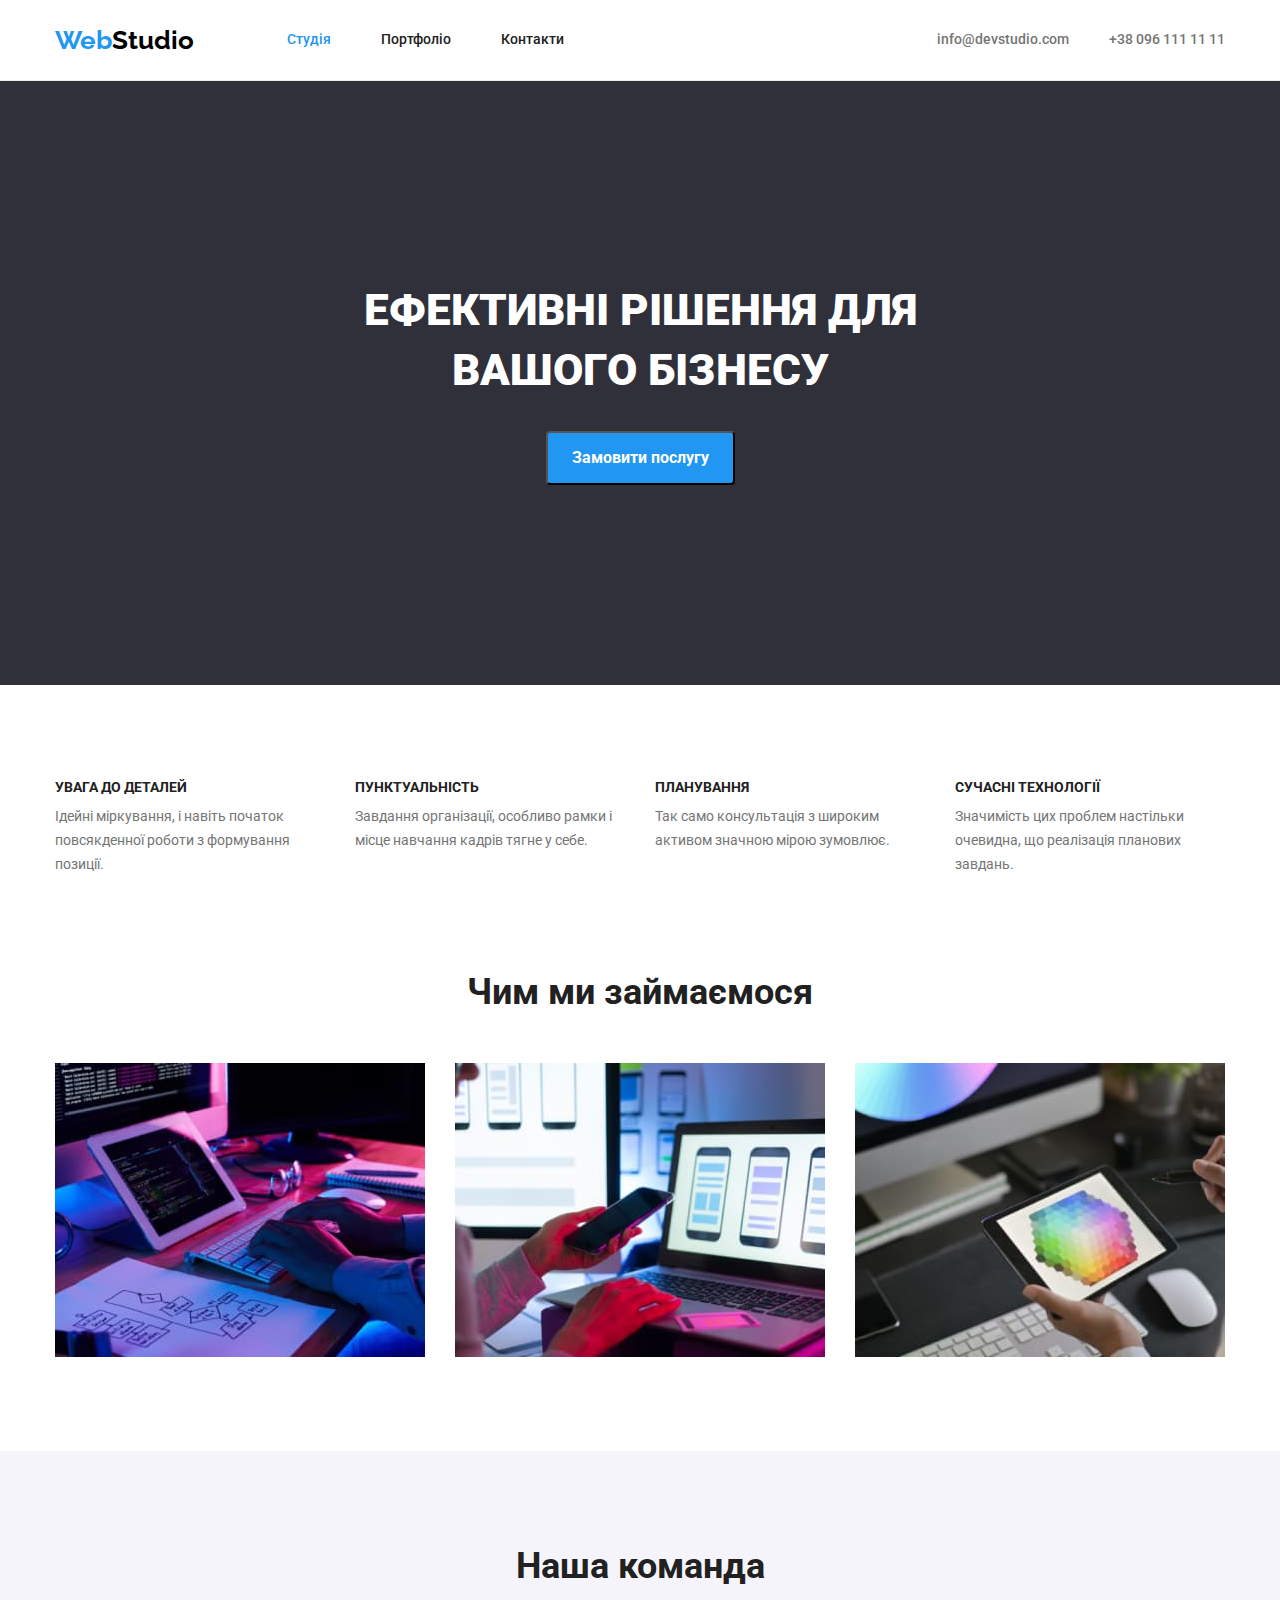
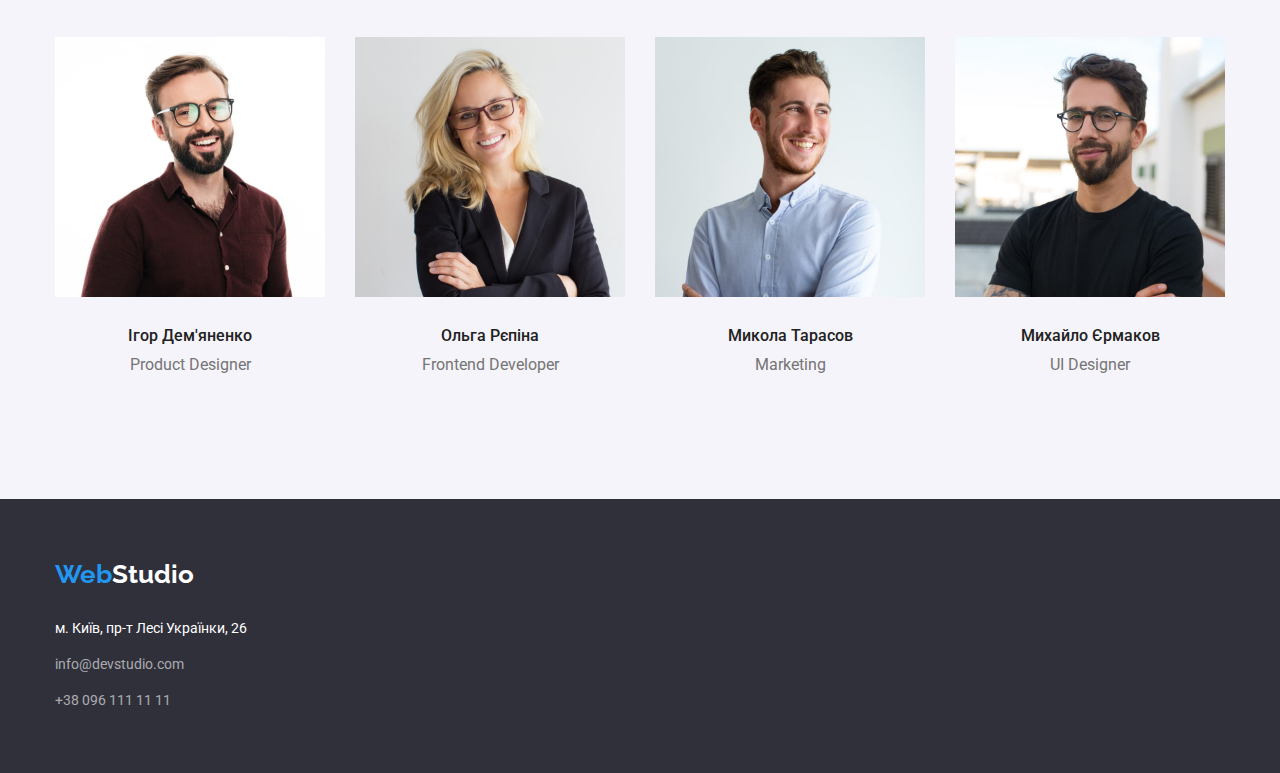
<file: index.html>
<!DOCTYPE html>
<html lang="uk">
  <head>
    <meta charset="UTF-8" />
    <meta http-equiv="X-UA-Compatible" content="IE=edge" />
    <meta name="viewport" content="width=<device-width>, initial-scale=1.0" />
    <title>Document</title>
    <link
      rel="stylesheet"
      href="https://fonts.googleapis.com/css2?family=Raleway:wght@700&family=Roboto:wght@400;500;700;900&display=swap"
    />
    <link
      rel="stylesheet"
      href="https://cdnjs.cloudflare.com/ajax/libs/modern-normalize/1.1.0/modern-normalize.min.css"
    />
    <link rel="stylesheet" href="./css/style.css" />
  </head>
  
    <body>
      <!-- Шапка -->
      <header class="header">
        <div class="container header-container">
          <a href="./index.html" class="logo"
            ><span class="head-accent">Web</span>Studio</a>

          <nav>
            <ul class="navigation">
              <li class="item">
                <a href="./index.html" class="link-nav active">Студія</a>
              </li>
              <li class="item">
                <a href="./portfolio.html" class="link-nav">Портфоліо</a>
              </li>
              <li class="item"><a href="" class="link-nav">Контакти</a></li>
            </ul>
          </nav>

          <ul class="contact">
            <li class="item">
              <a href="mailto:info@devstudio.com" class="link-cont"
                >info@devstudio.com</a
              >
            </li>
            <li class="item">
              <a href="tel:+380961111111" class="link-cont">+38 096 111 11 11</a>
            </li>
          </ul>
        </div>
      </header>

      <main>
        <!-- Герой -->
        <section class="hero">
          <div class="container">
            <h1 class="title-hero">ЕФЕКТИВНІ РІШЕННЯ ДЛЯ ВАШОГО БІЗНЕСУ</h1>
            <button class="button hero" type="button">Замовити послугу</button>
          </div>
        </section> 

        <!-- Особливості -->
        <section class="feature">
          <div class="container">          
            <h2 class="hiding">Особливості</h2>
            <!-- сховано -->

            <ul class="features">
              <li class="section">
                <h3 class="features-title">УВАГА ДО ДЕТАЛЕЙ</h3>
                <p class="features-description">
                  Ідейні міркування, і навіть початок повсякденної роботи з
                  формування позиції.
                </p>
              </li>
              <li class="section">
                <h3 class="features-title">ПУНКТУАЛЬНІСТЬ</h3>
                <p class="features-description">
                  Завдання організації, особливо рамки і місце навчання кадрів
                  тягне у себе.
                </p>
              </li>
              <li class="section">
                <h3 class="features-title">ПЛАНУВАННЯ</h3>
                <p class="features-description">
                  Так само консультація з широким активом значною мірою зумовлює.
                </p>
              </li>
              <li class="section">
                <h3 class="features-title">СУЧАСНІ ТЕХНОЛОГІЇ</h3>
                <p class="features-description">
                  Значимість цих проблем настільки очевидна, що реалізація
                  планових завдань.
                </p>
              </li>
            </ul>
          </div>
        </section>

        <!-- Зайнятість -->
        <section class="examples">
          <div class="container">
            <h2 class="business-title">Чим ми займаємося</h2>

            <ul class="business">
              <li class="section">
                <img src="./images/box1.jpg" alt="Кодинг" width="370" />
              </li>
              <li class="section">
                <img src="./images/box2.jpg" alt="Дизайн" width="370" />
              </li>
              <li class="section">
                <img src="./images/box3.jpg" alt="Палітра" width="370" />
              </li>
            </ul>
          </div>
        </section>

        <!-- Команда -->
        <section class="team">
          <div class="container">
            <h2 class="business-title">Наша команда</h2>

            <ul class="cards">
              <li class="section">
                <img src="./images/tcard1.jpg" alt="Фото" width="270" />
                <div class="team-card">
                  <h3 class="team-name">Ігор Дем'яненко</h3>
                  <p class="team-description">Product Designer</p>
                </div>
              </li>
              <li class="section">
                <img src="./images/tcard2.jpg" alt="Фото" width="270" />
                <div class="team-card">
                  <h3 class="team-name">Ольга Рєпіна</h3>
                  <p class="team-description">Frontend Developer</p>
               </div>
              </li>
              <li class="section">
                <img src="./images/tcard3.jpg" alt="Фото" width="270" />
                <div class="team-card">
                  <h3 class="team-name">Микола Тарасов</h3>
                  <p class="team-description">Marketing</p>
                </div>
              </li>
              <li class="section">
                <img src="./images/tcard4.jpg" alt="Фото" width="270" />
                <div class="team-card">
                  <h3 class="team-name">Михайло Єрмаков</h3>
                  <p class="team-description">UI Designer</p>
                </div>
              </li>
            </ul>
          </div>
        </section>
      </main>

      <!-- Футер -->
      <footer class="footer">
        <div class="container">
          <a href="./index.html" class="logo footer-logo"
            ><span class="head-accent">Web</span>Studio</a>
          <address class="home">
            м. Київ, пр-т Лесі Українки, 26
            <a href="mailto:info@devstudio.com" class="footer-cont footmail"
              >info@devstudio.com</a>
            <a href="tel:+380961111111" class="footer-cont">+38 096 111 11 11</a>
          </address>
        </div>
      </footer>
    </body>
  </div>
</html>
</file>
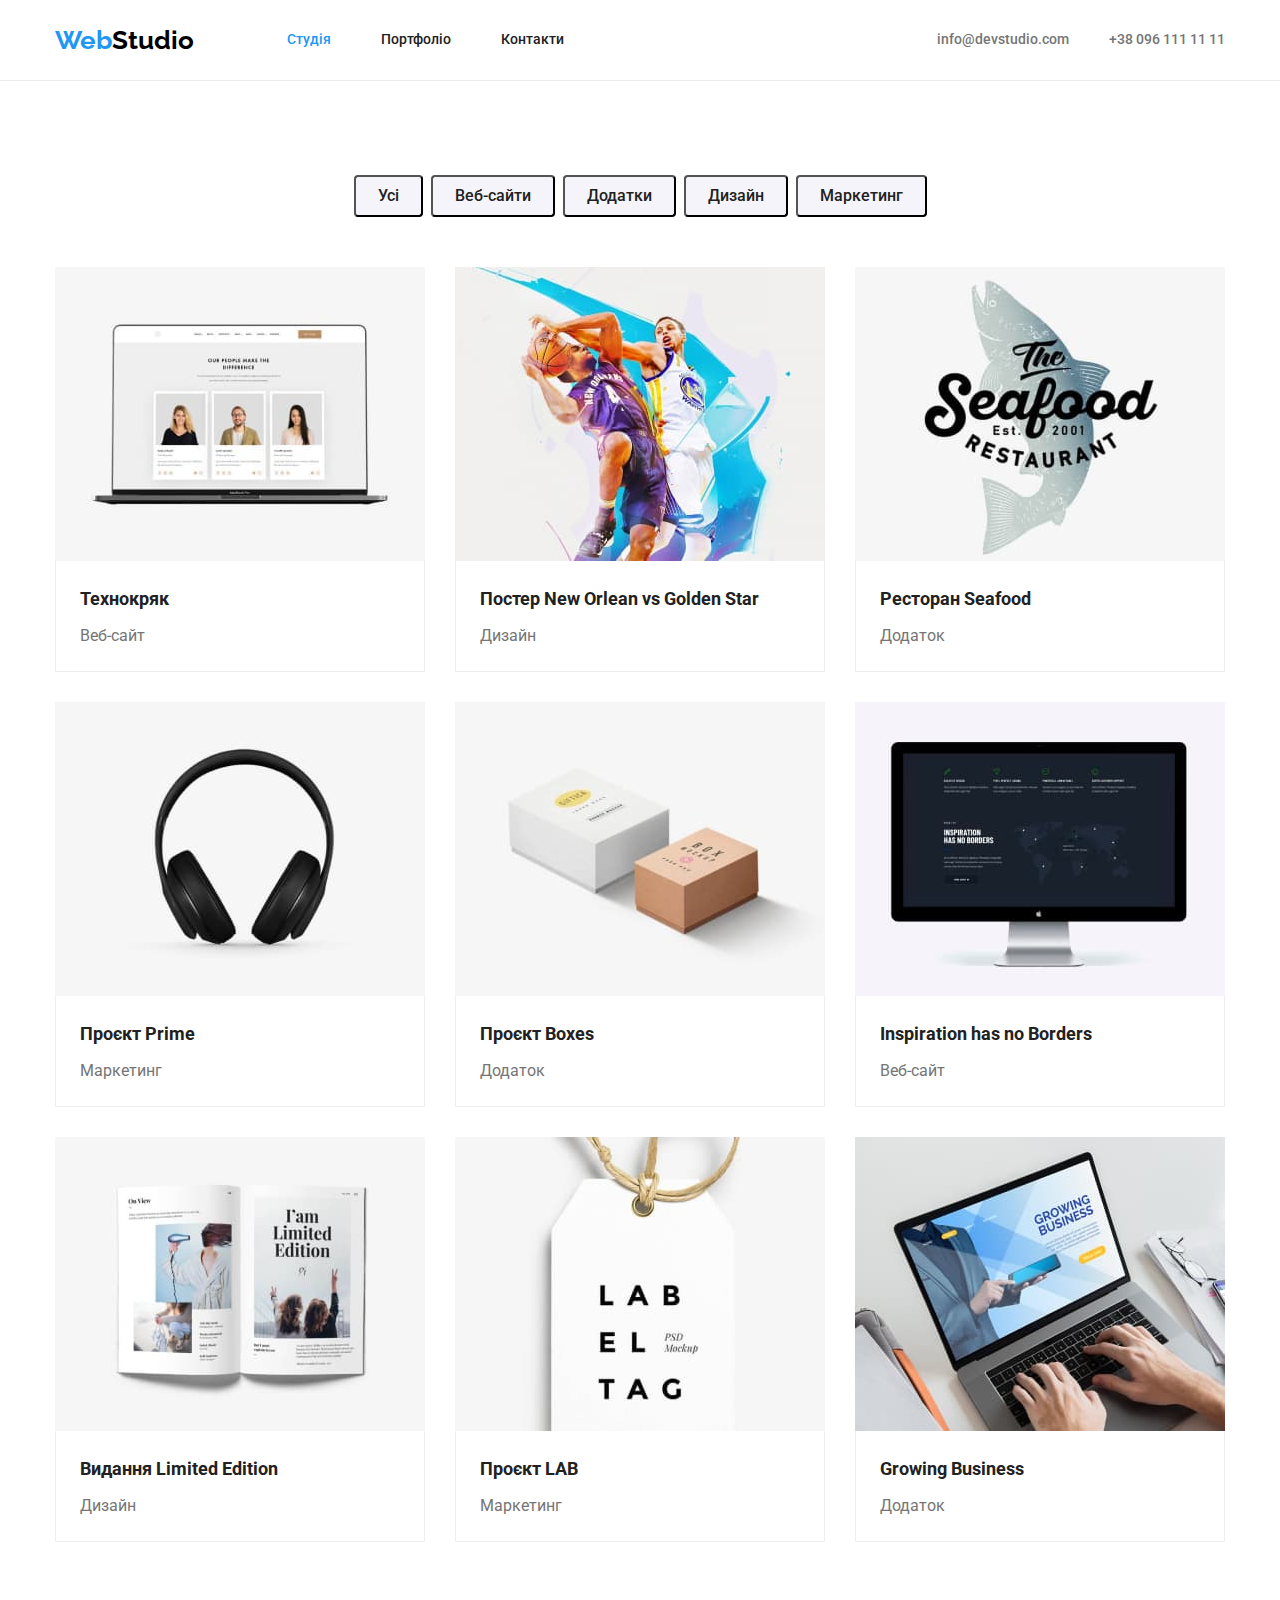
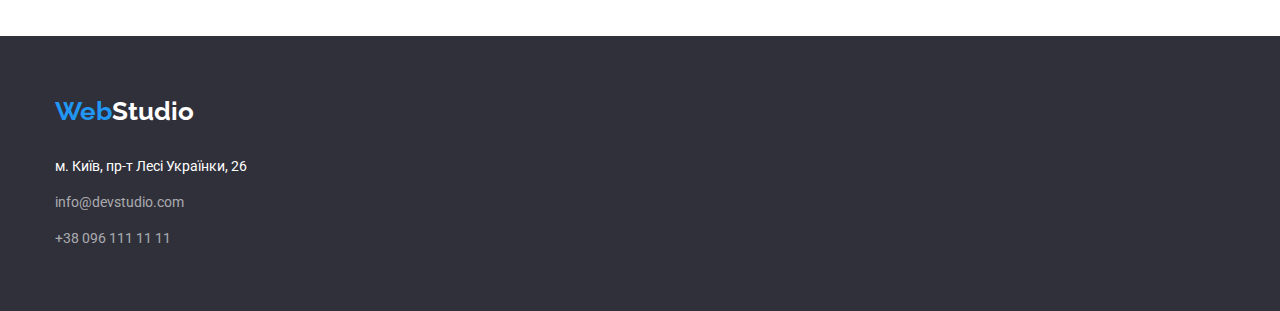
<file: portfolio.html>
<!DOCTYPE html>
<html lang="uk">
  <head>
    <meta charset="UTF-8" />
    <meta http-equiv="X-UA-Compatible" content="IE=edge" />
    <meta name="viewport" content="width=<device-width>, initial-scale=1.0" />
    <title>Document</title>
    <link
      rel="stylesheet"
      href="https://fonts.googleapis.com/css2?family=Raleway:wght@700&family=Roboto:wght@400;500;700;900&display=swap"
    />
    <link
      rel="stylesheet"
      href="https://cdnjs.cloudflare.com/ajax/libs/modern-normalize/1.1.0/modern-normalize.min.css"
    />
    <link rel="stylesheet" href="./css/style.css" />
  </head>

  <body>
    <!-- Шапка -->
    <header class="header">
      <div class="container header-container">
        <a href="./index.html" class="logo"
          ><span class="head-accent">Web</span>Studio</a
        >

        <nav>
          <ul class="navigation">
            <li class="item">
              <a href="./index.html" class="link-nav active">Студія</a>
            </li>
            <li class="item">
              <a href="./portfolio.html" class="link-nav">Портфоліо</a>
            </li>
            <li class="item"><a href="" class="link-nav">Контакти</a></li>
          </ul>
        </nav>

        <ul class="contact">
          <li class="item">
            <a href="mailto:info@devstudio.com" class="link-cont"
              >info@devstudio.com</a
            >
          </li>
          <li class="item">
            <a href="tel:+380961111111" class="link-cont">+38 096 111 11 11</a>
          </li>
        </ul>
      </div>
    </header>

    <main>
      <!-- Фільтр -->
      <section class="portfolio">
        <div class="container">
          <ul class="filter">
            <li class="item">
              <button class="button" type="button">Усі</button>
            </li>
            <li class="item">
              <button class="button" type="button">Веб-сайти</button>
            </li>
            <li class="item">
              <button class="button" type="button">Додатки</button>
            </li>
            <li class="item">
              <button class="button" type="button">Дизайн</button>
            </li>
            <li class="item">
              <button class="button" type="button">Маркетинг</button>
            </li>
          </ul>

          <!-- Приклади робіт -->
          <h1 class="hiding">Наші роботи</h1>
          <!-- сховано -->

          <ul class="card-set">
            <li class="item">
              <a href="">
                <img src="./images/portfolio1.jpg" alt="Фото" width="370" />
                <div class="card-content">
                  <h2 class="example-title">Технокряк</h2>
                  <p class="examle-description">Веб-сайт</p>
                </div>
              </a>
            </li>
            <li class="item">
              <a href="">
                <img src="./images/portfolio2.jpg" alt="Фото" width="370" />
                <div class="card-content">
                  <h2 class="example-title">
                    Постер New Orlean vs Golden Star
                  </h2>
                  <p class="examle-description">Дизайн</p>
                </div>
              </a>
            </li>
            <li class="item">
              <a href="">
                <img src="./images/portfolio3.jpg" alt="Фото" width="370" />
                <div class="card-content">
                  <h2 class="example-title">Ресторан Seafood</h2>
                  <p class="examle-description">Додаток</p>
                </div>
              </a>
            </li>
            <li class="item">
              <a href="">
                <img src="./images/portfolio4.jpg" alt="Фото" width="370" />
                <div class="card-content">
                  <h2 class="example-title">Проєкт Prime</h2>
                  <p class="examle-description">Маркетинг</p>
                </div>
              </a>
            </li>
            <li class="item">
              <a href="">
                <img src="./images/portfolio5.jpg" alt="Фото" width="370" />
                <div class="card-content">
                  <h2 class="example-title">Проєкт Boxes</h2>
                  <p class="examle-description">Додаток</p>
                </div>
              </a>
            </li>
            <li class="item">
              <a href="">
                <img src="./images/portfolio6.jpg" alt="Фото" width="370" />
                <div class="card-content">
                  <h2 class="example-title">Inspiration has no Borders</h2>
                  <p class="examle-description">Веб-сайт</p>
                </div>
              </a>
            </li>
            <li class="item">
              <a href="">
                <img src="./images/portfolio7.jpg" alt="Фото" width="370" />
                <div class="card-content">
                  <h2 class="example-title">Видання Limited Edition</h2>
                  <p class="examle-description">Дизайн</p>
                </div>
              </a>
            </li>
            <li class="item">
              <a href="">
                <img src="./images/portfolio8.jpg" alt="Фото" width="370" />
                <div class="card-content">
                  <h2 class="example-title">Проєкт LAB</h2>
                  <p class="examle-description">Маркетинг</p>
                </div>
              </a>
            </li>
            <li class="item">
              <a href="">
                <img src="./images/portfolio9.jpg" alt="Фото" width="370" />
                <div class="card-content">
                  <h2 class="example-title">Growing Business</h2>
                  <p class="examle-description">Додаток</p>
                </div>
              </a>
            </li>
          </ul>
        </div>
      </section>
    </main>

    <!-- Футер -->
    <footer class="footer">
      <div class="container">
        <a href="./index.html" class="logo footer-logo"
          ><span class="head-accent">Web</span>Studio</a
        >
        <address class="home">
          м. Київ, пр-т Лесі Українки, 26
          <a href="mailto:info@devstudio.com" class="footer-cont footmail"
            >info@devstudio.com</a
          >
          <a href="tel:+380961111111" class="footer-cont">+38 096 111 11 11</a>
        </address>
      </div>
    </footer>
  </body>
</html>
</file>
<file: css/style.css>
:root {
  --primary-text-color: #212121;
  --secondary-text-color: #757575;
  --hero-text-color: #ffffff;
  --description-text-color: #757575;
  --accent-color: #2196f3;
  --background-color: #f5f5f5;
  --background-section-color: #f5f4fa;
  --background-hero-footer-color: #2f303a;
  --primary-text-family: Roboto, sans-serif;
  --secondary-text-family: Raleway;
  --card-set-gap: 30px;
}

h1,
h2,
h3,
h4,
p,
ul {
  margin: 0px;
  padding: 0px;
}

ul {
  list-style: none;
}

a {
  text-decoration: none;
}

img {
  display: block;
  max-width: 100%;
}

body {
  color: var(--primary-text-color);
  font-family: var(--primary-text-family);
}

.container {
  width: 1200px;
  padding-left: 15px;
  padding-right: 15px;

  margin-left: auto;
  margin-right: auto;
}

/* HEADER*/

.header {
  border-bottom-width: 1px;
  border-bottom-style: solid;
  border-bottom-color: #ececec;
}

.header-container {
  display: flex;
  align-items: center;
}

.logo {
  color: #000000;
  font-family: var(--secondary-text-family);
  font-weight: 700;
  font-size: 26px;
  line-height: 1.19;
  text-decoration: none;

  margin-right: 93px;
}

.head-accent {
  color: var(--accent-color);
}

.navigation,
.contact {
  display: flex;
}

.link-nav,
.link-cont {
  display: block;
  padding-top: 32px;
  padding-bottom: 32px;

  font-size: 14px;
  font-weight: 500;
  line-height: 1.14;
  text-decoration: none;
}

.link-nav {
  color: var(--primary-text-color);
}

.link-cont {
  color: var(--description-text-color);
}

.active {
  color: var(--accent-color);
}

.link-nav:hover,
.link-cont:hover,
.link-nav:focus,
.link-cont:focus {
  color: var(--accent-color);
}

.business {
  display: flex;
}

.navigation .item:not(:last-child) {
  margin-right: 50px;
}

.contact .item:not(:last-child) {
  margin-right: 40px;
}

.contact {
  margin-left: auto;
}

/* головна сторінка*/
.hero {
  background-color: var(--background-hero-footer-color);
  text-align: center;

  padding-top: 200px;
  padding-bottom: 200px;
}

.title-hero {
  color: var(--hero-text-color);
  font-weight: 900;
  font-size: 44px;
  text-transform: uppercase;
  line-height: 1.36;
  width: 696px;

  margin-left: auto;
  margin-right: auto;
  margin-bottom: 30px;
}

.button.hero {
  color: var(--hero-text-color);
  background-color: #2196f3;
  font-weight: 700;
  font-size: 16px;
  line-height: 1.88;

  display: block;
  margin-left: auto;
  margin-right: auto;
  padding: 10px 24px;
}

/* features */

.feature {
  padding-top: 94px;
  padding-bottom: 94px;
}

.features {
  display: flex;
}

.features .section {
  width: 270px;
}

.features .section:not(:last-child) {
  margin-right: 30px;
}

.hiding {
  display: none;
}

.features-title {
  font-weight: 700;
  font-size: 14px;
  line-height: 1.17;

  margin-bottom: 10px;
}

.features-description {
  color: var(--description-text-color);
  font-size: 14px;
  line-height: 1.71;
}

/* Зайнятість, наша команда*/

.business .section:not(:last-child) {
  margin-right: 30px;
}

.examples {
  padding-bottom: 94px;
}

.business-title {
  font-weight: 700;
  font-size: 36px;
  line-height: 1.17;
  text-align: center;

  margin-bottom: 50px;
}

.team {
  background-color: var(--background-section-color);

  padding-top: 94px;
  padding-bottom: 94px;
}

.cards {
  display: flex;
  margin-left: calc(-1 * var(--card-set-gap));
  margin-top: calc(-1 * var(--card-set-gap));
}

.cards > .section {
  flex-basis: calc(100% / 4 - var(--card-set-gap));
  margin-left: var(--card-set-gap);
  margin-top: var(--card-set-gap);
}

.team-card {
  padding: 30px 10px;
}

.team-name {
  font-weight: 500;
  font-size: 16px;
  line-height: 1.17;
  text-align: center;

  margin-bottom: 10px;
}

.team-description {
  color: var(--description-text-color);
  font-weight: 400;
  font-size: 16px;
  line-height: 1.17;
  text-align: center;
}

/*---Portfolio---*/
/*filter*/

.portfolio {
  padding-top: 94px;
  padding-bottom: 94px;
}

.filter {
  display: flex;
  margin-bottom: 50px;
  justify-content: center;
}

.filter .item:not(:last-child) {
  margin-right: 8px;
}

.button {
  cursor: pointer;
  color: var(--primary-text-color);
  background-color: var(--background-section-color);
  font-size: 16px;
  font-weight: 500;
  line-height: 1.63;
  border-radius: 4px;

  padding: 6px 22px;
}

.button:hover,
.button:focus {
  color: var(--hero-text-color);
  background-color: var(--accent-color);
}

/*приклади робіт*/

.card-set {
  display: flex;
  flex-wrap: wrap;
  margin-left: calc(-1 * var(--card-set-gap));
  margin-top: calc(-1 * var(--card-set-gap));
}

.card-set > .item {
  flex-basis: calc(100% / 3 - var(--card-set-gap));
  margin-left: var(--card-set-gap);
  margin-top: var(--card-set-gap);
}

.example-title {
  color: var(--primary-text-color);
  font-size: 18px;
  font-weight: 700;
  line-height: 2;
}

.examle-description {
  color: var(--secondary-text-color);
  font-size: 16px;
  font-weight: 400;
  line-height: 1.88;

  margin-top: 4px;
}

.card-content {
  padding: 20px 24px 20px 24px;

  border-left: 1px solid #eeeeee;
  border-right: 1px solid #eeeeee;
  border-bottom: 1px solid #eeeeee;
}

/*футер*/

.footer {
  background-color: var(--background-hero-footer-color);

  padding-top: 60px;
  padding-bottom: 60px;
}

.footer-logo {
  color: var(--hero-text-color);

  margin-right: 0px;
}

.home {
  color: var(--hero-text-color);
  font-style: normal;
  font-size: 14px;
  line-height: 1.71;

  display: block;
  margin-top: 28px;
}

.footer-cont {
  color: rgba(255, 255, 255, 0.6);

  display: block;
}

.footmail {
  margin-top: 12px;
  margin-bottom: 12px;
}
</file>
